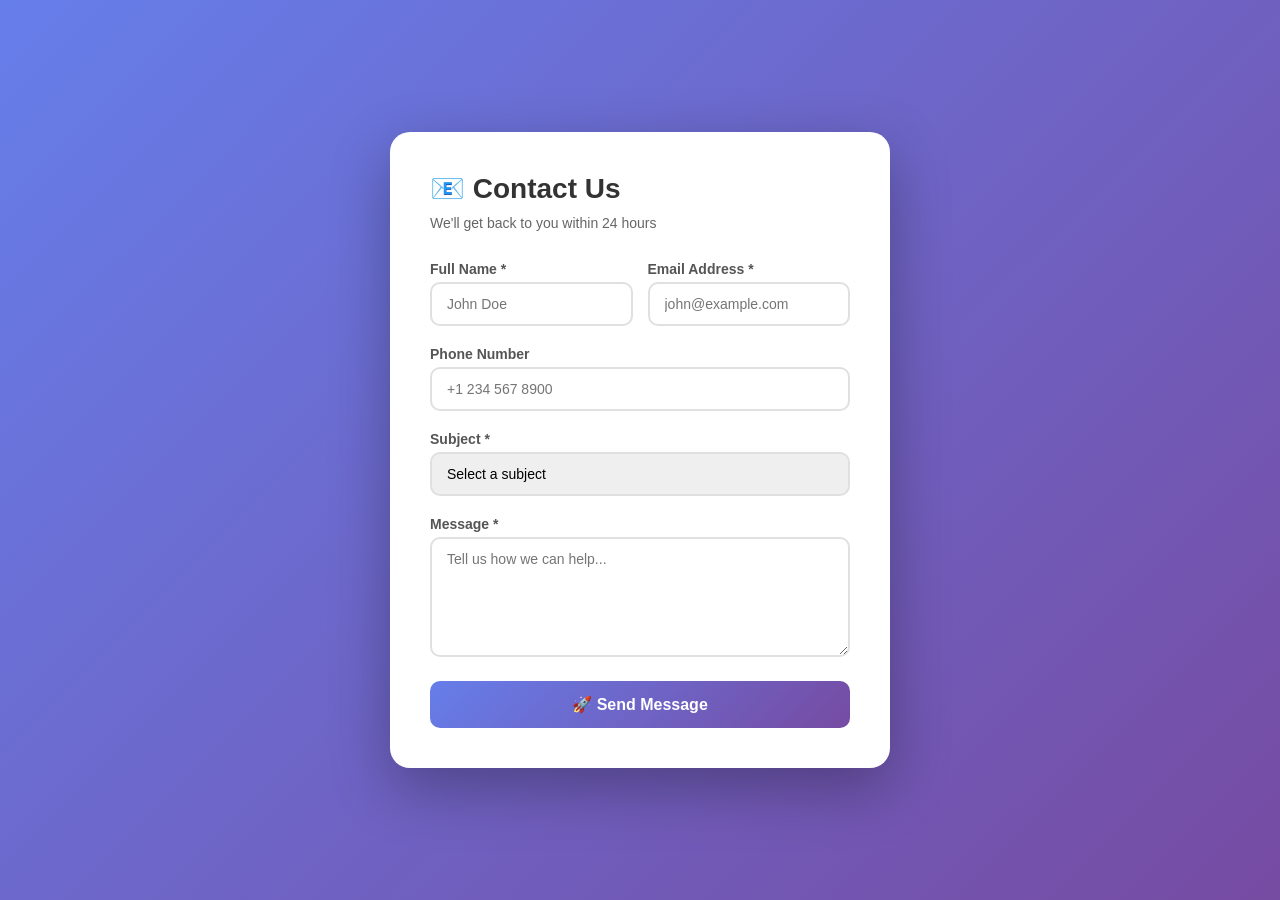
<file: contact.html>
<!DOCTYPE html>
<html lang="en">
<head>
    <meta charset="UTF-8">
    <meta name="viewport" content="width=device-width, initial-scale=1.0">
    <title>Contact Us</title>
    <style>
        * {
            margin: 0;
            padding: 0;
            box-sizing: border-box;
        }
        
        body {
            font-family: 'Segoe UI', Tahoma, Geneva, Verdana, sans-serif;
            background: linear-gradient(135deg, #667eea 0%, #764ba2 100%);
            min-height: 100vh;
            display: flex;
            justify-content: center;
            align-items: center;
            padding: 20px;
        }
        
        .container {
            background: white;
            border-radius: 20px;
            box-shadow: 0 20px 60px rgba(0,0,0,0.3);
            padding: 40px;
            max-width: 500px;
            width: 100%;
            animation: slideUp 0.5s ease-out;
        }
        
        @keyframes slideUp {
            from {
                opacity: 0;
                transform: translateY(30px);
            }
            to {
                opacity: 1;
                transform: translateY(0);
            }
        }
        
        h1 {
            color: #333;
            margin-bottom: 10px;
            font-size: 28px;
        }
        
        .subtitle {
            color: #666;
            margin-bottom: 30px;
            font-size: 14px;
        }
        
        .form-group {
            margin-bottom: 20px;
        }
        
        label {
            display: block;
            color: #555;
            font-weight: 600;
            margin-bottom: 5px;
            font-size: 14px;
        }
        
        input, textarea, select {
            width: 100%;
            padding: 12px 15px;
            border: 2px solid #e0e0e0;
            border-radius: 10px;
            font-size: 14px;
            transition: all 0.3s ease;
            font-family: inherit;
        }
        
        input:focus, textarea:focus, select:focus {
            outline: none;
            border-color: #667eea;
            box-shadow: 0 0 0 3px rgba(102, 126, 234, 0.1);
        }
        
        textarea {
            height: 120px;
            resize: vertical;
        }
        
        select {
            appearance: none;
            background-image: url("data:image/svg+xml,...");
            background-repeat: no-repeat;
            background-position: right 15px center;
        }
        
        .btn-submit {
            width: 100%;
            padding: 14px;
            background: linear-gradient(135deg, #667eea 0%, #764ba2 100%);
            color: white;
            border: none;
            border-radius: 10px;
            font-size: 16px;
            font-weight: 600;
            cursor: pointer;
            transition: all 0.3s ease;
            position: relative;
            overflow: hidden;
        }
        
        .btn-submit:hover {
            transform: translateY(-2px);
            box-shadow: 0 10px 20px rgba(102, 126, 234, 0.3);
        }
        
        .btn-submit:active {
            transform: translateY(0);
        }
        
        .btn-submit:disabled {
            opacity: 0.6;
            cursor: not-allowed;
            transform: none;
        }
        
        .btn-submit .spinner {
            display: none;
            width: 20px;
            height: 20px;
            border: 3px solid rgba(255,255,255,0.3);
            border-radius: 50%;
            border-top-color: white;
            animation: spin 0.8s linear infinite;
            margin: 0 auto;
        }
        
        @keyframes spin {
            to { transform: rotate(360deg); }
        }
        
        .btn-submit.loading .spinner {
            display: inline-block;
        }
        
        .btn-submit.loading .btn-text {
            display: none;
        }
        
        #response-message {
            margin-top: 20px;
            padding: 12px 15px;
            border-radius: 10px;
            display: none;
            animation: fadeIn 0.3s ease;
        }
        
        @keyframes fadeIn {
            from { opacity: 0; transform: translateY(-10px); }
            to { opacity: 1; transform: translateY(0); }
        }
        
        #response-message.success {
            display: block;
            background: #d4edda;
            color: #155724;
            border: 1px solid #c3e6cb;
        }
        
        #response-message.error {
            display: block;
            background: #f8d7da;
            color: #721c24;
            border: 1px solid #f5c6cb;
        }
        
        .form-row {
            display: grid;
            grid-template-columns: 1fr 1fr;
            gap: 15px;
        }
        
        @media (max-width: 600px) {
            .container {
                padding: 25px;
            }
            
            .form-row {
                grid-template-columns: 1fr;
            }
        }
    </style>
</head>
<body>
    <div class="container">
        <h1>📧 Contact Us</h1>
        <p class="subtitle">We'll get back to you within 24 hours</p>
        
        <form id="contactForm">
            <div class="form-row">
                <div class="form-group">
                    <label for="name">Full Name *</label>
                    <input type="text" id="name" name="name" required placeholder="John Doe">
                </div>
                
                <div class="form-group">
                    <label for="email">Email Address *</label>
                    <input type="email" id="email" name="email" required placeholder="john@example.com">
                </div>
            </div>
            
            <div class="form-group">
                <label for="phone">Phone Number</label>
                <input type="tel" id="phone" name="phone" placeholder="+1 234 567 8900">
            </div>
            
            <div class="form-group">
                <label for="subject">Subject *</label>
                <select id="subject" name="subject" required>
                    <option value="">Select a subject</option>
                    <option value="general">General Inquiry</option>
                    <option value="support">Technical Support</option>
                    <option value="sales">Sales Question</option>
                    <option value="callback">Request Callback</option>
                    <option value="feedback">Feedback</option>
                </select>
            </div>
            
            <div class="form-group">
                <label for="message">Message *</label>
                <textarea id="message" name="message" required placeholder="Tell us how we can help..."></textarea>
            </div>
            
            <button type="submit" class="btn-submit" id="submitBtn">
                <span class="btn-text">🚀 Send Message</span>
                <span class="spinner"></span>
            </button>
        </form>
        
        <div id="response-message"></div>
    </div>

    <script>
        document.getElementById('contactForm').addEventListener('submit', async function(e) {
            e.preventDefault();
            
            const submitBtn = document.getElementById('submitBtn');
            const responseDiv = document.getElementById('response-message');
            
            // Show loading state
            submitBtn.classList.add('loading');
            submitBtn.disabled = true;
            responseDiv.className = '';
            responseDiv.style.display = 'none';
            
            // Collect form data
            const formData = new FormData(this);
            const data = Object.fromEntries(formData);
            
            try {
                const response = await fetch('process_contact.php', {
                    method: 'POST',
                    headers: {
                        'Content-Type': 'application/json',
                    },
                    body: JSON.stringify(data)
                });
                
                const result = await response.json();
                
                // Show response
                responseDiv.style.display = 'block';
                if (result.success) {
                    responseDiv.className = 'success';
                    responseDiv.textContent = '✅ ' + result.message;
                    document.getElementById('contactForm').reset();
                } else {
                    responseDiv.className = 'error';
                    responseDiv.textContent = '❌ ' + result.message;
                }
            } catch (error) {
                responseDiv.style.display = 'block';
                responseDiv.className = 'error';
                responseDiv.textContent = '❌ An error occurred. Please try again.';
            } finally {
                // Remove loading state
                submitBtn.classList.remove('loading');
                submitBtn.disabled = false;
            }
        });
    </script>
</body>
</html>
</file>
